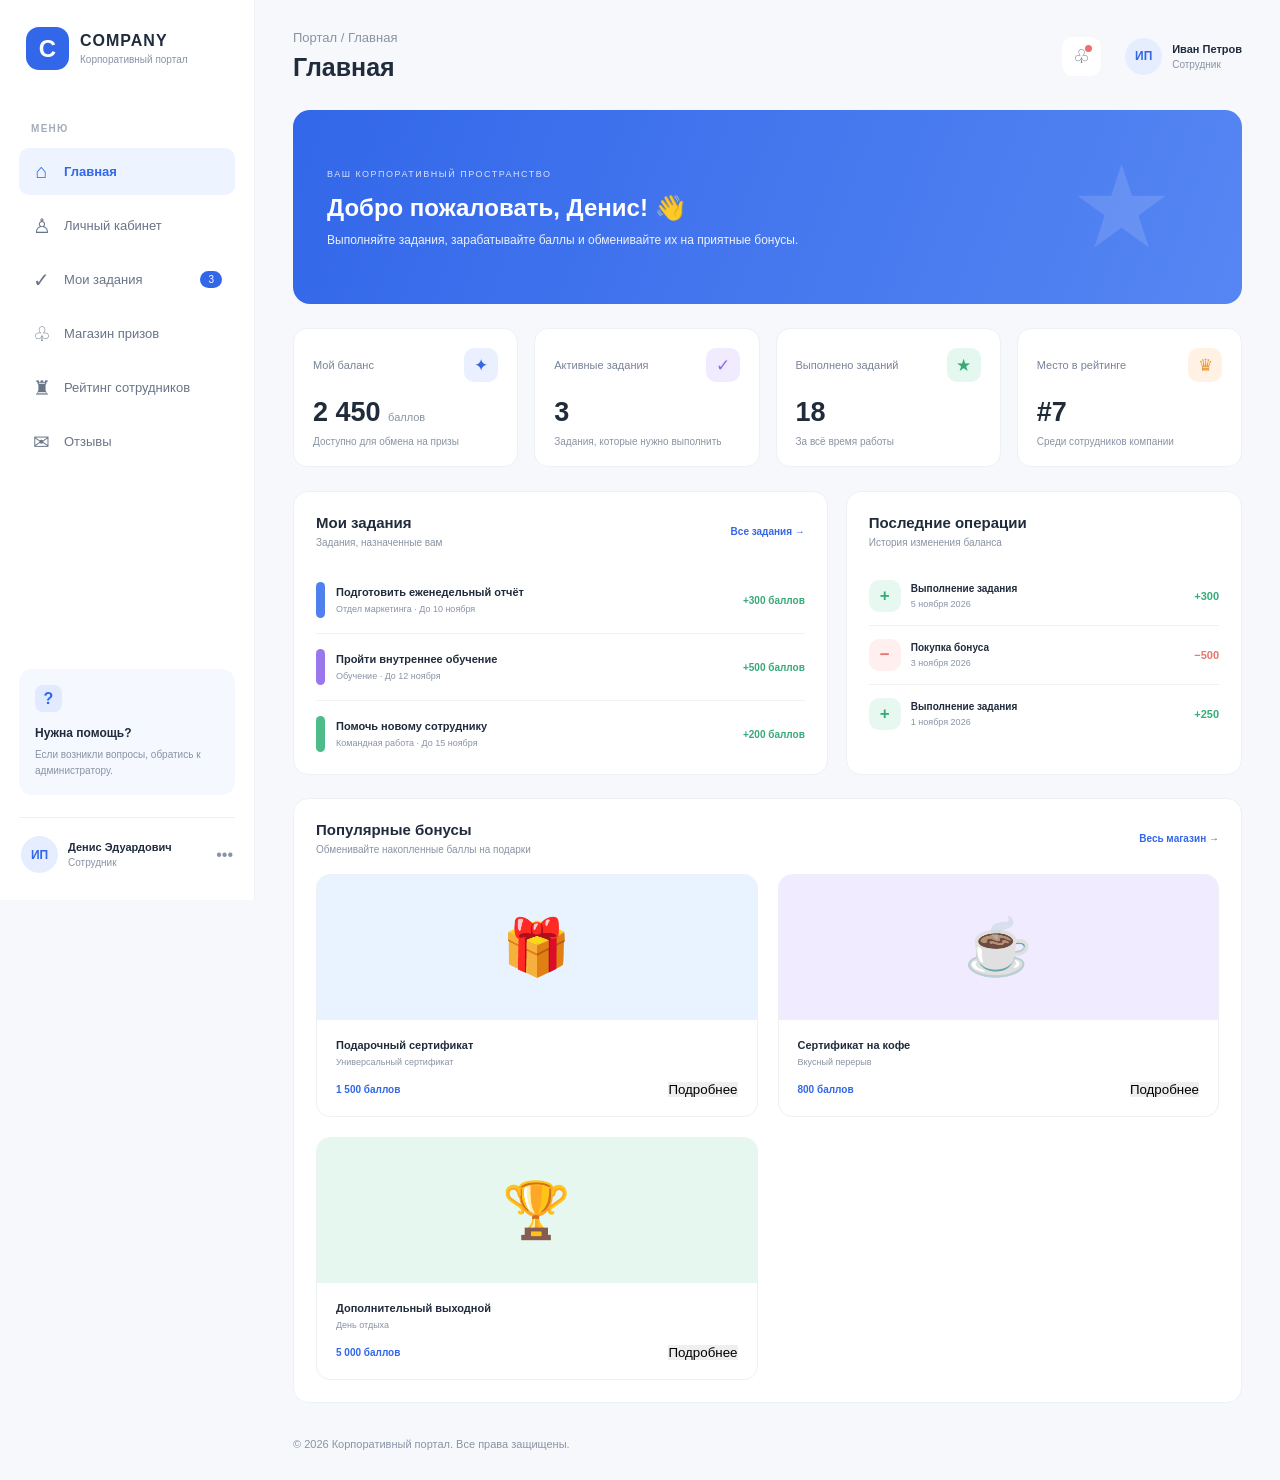
<file: index.html>
<!DOCTYPE html>
<html lang="en">
<head>
    <meta charset="UTF-8">
    <meta name="viewport" content="width=device-width, initial-scale=1.0">
    <title>Document</title>
    <link rel="stylesheet" href="style.css">
</head>
<body>
    <div class="dashboard">

    <!-- Боковое меню -->
    <aside class="sidebar">

        <div class="logo">
            <div class="logo-icon">C</div>
            <div class="logo-text">
                <strong>COMPANY</strong>
                <span>Корпоративный портал</span>
            </div>
        </div>

        <div class="menu-label">МЕНЮ</div>

        <nav class="navigation">
            <a href="#home" class="nav-link active">
                <span class="nav-icon">⌂</span>
                Главная
            </a>

            <a href="#profile" class="nav-link">
                <span class="nav-icon">♙</span>
                Личный кабинет
            </a>

            <a href="tasks.html" class="nav-link">
                <span class="nav-icon">✓</span>
                Мои задания
                <span class="nav-count">3</span>
            </a>

            <a href="rewards.html" class="nav-link">
                <span class="nav-icon">♧</span>
                Магазин призов
            </a>

            <a href="#rating" class="nav-link">
                <span class="nav-icon">♜</span>
                Рейтинг сотрудников
            </a>

            <a href="#reviews" class="nav-link">
                <span class="nav-icon">✉</span>
                Отзывы
            </a>
        </nav>

        <div class="sidebar-bottom">
            <div class="help-card">
                <div class="help-icon">?</div>
                <strong>Нужна помощь?</strong>
                <p>Если возникли вопросы, обратись к администратору.</p>
            </div>

            <div class="user-mini">
                <div class="avatar">ИП</div>
                <div class="user-mini-info">
                    <strong>Денис Эдуардович</strong>
                    <span>Сотрудник</span>
                </div>
                <span class="user-more">•••</span>
            </div>
        </div>

    </aside>

    <!-- Основная часть -->
    <main class="main-content" id="home">

        <header class="topbar">
            <div>
                <div class="breadcrumb">Портал / Главная</div>
                <h1>Главная</h1>
            </div>

            <div class="topbar-right">
                <button class="notification-button" aria-label="Уведомления">
                    ♧
                    <span class="notification-dot"></span>
                </button>

                <div class="topbar-user">
                    <div class="avatar">ИП</div>
                    <div>
                        <strong>Иван Петров</strong>
                        <span>Сотрудник</span>
                    </div>
                </div>
            </div>
        </header>

        <!-- Приветствие -->
        <section class="welcome-section">
            <div>
                <span class="welcome-label">ВАШ КОРПОРАТИВНЫЙ ПРОСТРАНСТВО</span>
                <h2>Добро пожаловать, Денис! 👋</h2>
                <p>Выполняйте задания, зарабатывайте баллы и обменивайте их на приятные бонусы.</p>
            </div>

            <div class="welcome-decoration">★</div>
        </section>

        <!-- Карточки статистики -->
        <section class="stats-grid">

            <div class="stat-card balance-card">
                <div class="stat-top">
                    <span>Мой баланс</span>
                    <div class="stat-icon blue-icon">✦</div>
                </div>
                <div class="stat-value">2 450 <span>баллов</span></div>
                <div class="stat-description">Доступно для обмена на призы</div>
            </div>

            <div class="stat-card">
                <div class="stat-top">
                    <span>Активные задания</span>
                    <div class="stat-icon purple-icon">✓</div>
                </div>
                <div class="stat-value">3</div>
                <div class="stat-description">Задания, которые нужно выполнить</div>
            </div>

            <div class="stat-card">
                <div class="stat-top">
                    <span>Выполнено заданий</span><div class="stat-icon green-icon">★</div>
                </div>
                <div class="stat-value">18</div>
                <div class="stat-description">За всё время работы</div>
            </div>

            <div class="stat-card">
                <div class="stat-top">
                    <span>Место в рейтинге</span>
                    <div class="stat-icon orange-icon">♛</div>
                </div>
                <div class="stat-value">#7</div>
                <div class="stat-description">Среди сотрудников компании</div>
            </div>

        </section>

        <!-- Основные блоки -->
        <section class="content-grid">

            <div class="panel tasks-panel" id="tasks">
                <div class="panel-header">
                    <div>
                        <h3>Мои задания</h3>
                        <p>Задания, назначенные вам</p>
                    </div>
                    <a href="#tasks" class="text-link">Все задания →</a>
                </div>

                <div class="task-item">
                    <div class="task-marker blue-marker"></div>
                    <div class="task-info">
                        <strong>Подготовить еженедельный отчёт</strong>
                        <span>Отдел маркетинга · До 10 ноября</span>
                    </div>
                    <div class="task-points">+300 баллов</div>
                </div>

                <div class="task-item">
                    <div class="task-marker purple-marker"></div>
                    <div class="task-info">
                        <strong>Пройти внутреннее обучение</strong>
                        <span>Обучение · До 12 ноября</span>
                    </div>
                    <div class="task-points">+500 баллов</div>
                </div>

                <div class="task-item">
                    <div class="task-marker green-marker"></div>
                    <div class="task-info">
                        <strong>Помочь новому сотруднику</strong>
                        <span>Командная работа · До 15 ноября</span>
                    </div>
                    <div class="task-points">+200 баллов</div>
                </div>
            </div>

            <div class="panel activity-panel">
                <div class="panel-header">
                    <div>
                        <h3>Последние операции</h3>
                        <p>История изменения баланса</p>
                    </div>
                </div>

                <div class="activity-item">
                    <div class="activity-icon positive">+</div>
                    <div class="activity-info">
                        <strong>Выполнение задания</strong>
                        <span>5 ноября 2026</span>
                    </div>
                    <div class="activity-value positive-text">+300</div>
                </div>

                <div class="activity-item">
                    <div class="activity-icon negative">−</div>
                    <div class="activity-info">
                        <strong>Покупка бонуса</strong>
                        <span>3 ноября 2026</span>
                    </div>
                    <div class="activity-value negative-text">−500</div>
                </div>

                <div class="activity-item">
                    <div class="activity-icon positive">+</div>
                    <div class="activity-info">
                        <strong>Выполнение задания</strong>
                        <span>1 ноября 2026</span>
                    </div>
                    <div class="activity-value positive-text">+250</div>
                </div>
            </div>

        </section>

        <!-- Магазин призов -->
        <section class="panel rewards-panel" id="rewards">

            <div class="panel-header">
                <div>
                    <h3>Популярные бонусы</h3>
                    <p>Обменивайте накопленные баллы на подарки</p>
                </div>
                <a href="#rewards" class="text-link">Весь магазин →</a></div>
            
            <div class="rewards-grid">

                <div class="reward-card">
                    <div class="reward-image reward-blue">🎁</div>
                    <div class="reward-info">
                        <strong>Подарочный сертификат</strong>
                        <span>Универсальный сертификат</span>
                        <div class="reward-bottom">
                            <b>1 500 баллов</b>
                            <button class="small-button">Подробнее</button>
                        </div>
                    </div>
                </div>

                <div class="reward-card">
                    <div class="reward-image reward-purple">☕</div>
                    <div class="reward-info">
                        <strong>Сертификат на кофе</strong>
                        <span>Вкусный перерыв</span>
                        <div class="reward-bottom">
                            <b>800 баллов</b>
                            <button class="small-button">Подробнее</button>
                        </div>
                    </div>
                </div>

                <div class="reward-card">
                    <div class="reward-image reward-green">🏆</div>
                    <div class="reward-info">
                        <strong>Дополнительный выходной</strong>
                        <span>День отдыха</span>
                        <div class="reward-bottom">
                            <b>5 000 баллов</b>
                            <button class="small-button">Подробнее</button>
                        </div>
                    </div>
                </div>

            </div>

        </section>

        <footer class="footer">
            © 2026 Корпоративный портал. Все права защищены.
        </footer>

    </main>

</div>
</body>
</html>
</file>
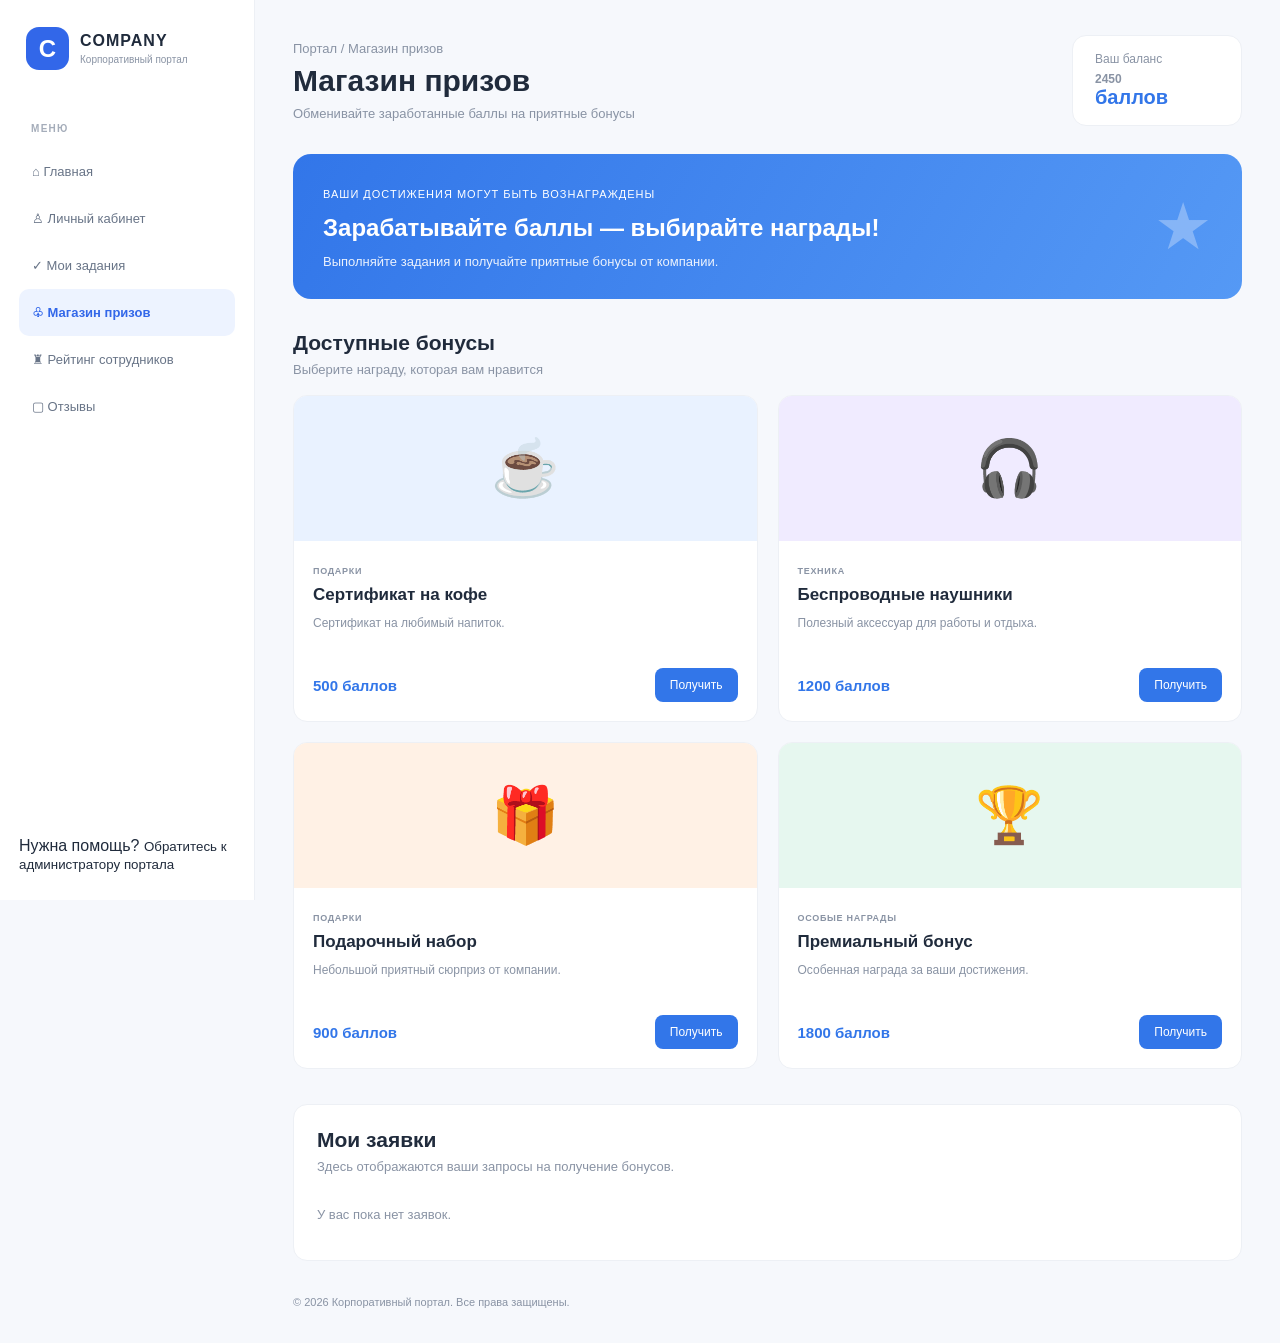
<file: rewards.html>
<!DOCTYPE html>
<html lang="en">
<head>
    <meta charset="UTF-8">
    <meta name="viewport" content="width=device-width, initial-scale=1.0">
    <title>Document</title>
    <link rel="stylesheet" href="style.css">
</head>
<body>
    <aside class="sidebar">
    <div class="logo">
        <div class="logo-icon">C</div>
        <div class="logo-text">
            <strong>COMPANY</strong>
            <span>Корпоративный портал</span>
        </div>
    </div>

    <p class="menu-label">МЕНЮ</p>

    <nav class="nav-menu">
        <a href="index.html" class="nav-link">⌂ Главная</a>
        <a href="index.html" class="nav-link">♙ Личный кабинет</a>
        <a href="tasks.html" class="nav-link">✓ Мои задания</a>
        <a href="rewards.html" class="nav-link active">♧ Магазин призов</a>
        <a href="index.html" class="nav-link">♜ Рейтинг сотрудников</a>
        <a href="index.html" class="nav-link">▢ Отзывы</a>
    </nav>

    <div class="sidebar-bottom">
        <span>Нужна помощь?</span>
        <small>Обратитесь к администратору портала</small>
    </div>
</aside>

<main class="rewards-main">

    <header class="rewards-header">
        <div>
            <p class="breadcrumb">Портал / Магазин призов</p>
            <h1>Магазин призов</h1>
            <p class="rewards-subtitle">
                Обменивайте заработанные баллы на приятные бонусы
            </p>
        </div>

        <div class="rewards-balance">
            <span>Ваш баланс</span>
            <strong><span id="points-balance">2450</span> баллов</strong>
        </div>
    </header>

    <section class="rewards-banner">
        <div>
            <span>ВАШИ ДОСТИЖЕНИЯ МОГУТ БЫТЬ ВОЗНАГРАЖДЕНЫ</span>
            <h2>Зарабатывайте баллы — выбирайте награды!</h2>
            <p>Выполняйте задания и получайте приятные бонусы от компании.</p>
        </div>
        <div class="rewards-banner-star">★</div>
    </section>

    <section class="rewards-section">
        <div class="rewards-section-heading">
            <div>
                <h2>Доступные бонусы</h2>
                <p>Выберите награду, которая вам нравится</p>
            </div>
        </div>

        <div class="rewards-grid">

            <article class="reward-card">
                <div class="reward-image reward-blue">☕️</div>
                <div class="reward-info">
                    <span class="reward-category">ПОДАРКИ</span>
                    <h3>Сертификат на кофе</h3>
                    <p>Сертификат на любимый напиток.</p>
                    <div class="reward-bottom">
                        <strong>500 баллов</strong>
                        <button class="reward-button" data-reward-id="coffee">
                            Получить
                        </button>
                    </div>
                </div>
            </article>

            <article class="reward-card">
                <div class="reward-image reward-purple">🎧</div>
                <div class="reward-info">
                    <span class="reward-category">ТЕХНИКА</span>
                    <h3>Беспроводные наушники</h3>
                    <p>Полезный аксессуар для работы и отдыха.</p>
                    <div class="reward-bottom">
                        <strong>1200 баллов</strong>
                        <button class="reward-button" data-reward-id="headphones">
                            Получить
                        </button>
                    </div>
                </div>
            </article>

            <article class="reward-card">
                <div class="reward-image reward-orange">🎁</div>
                <div class="reward-info">
                    <span class="reward-category">ПОДАРКИ</span>
                    <h3>Подарочный набор</h3>
                    <p>Небольшой приятный сюрприз от компании.</p>
                    <div class="reward-bottom">
                        <strong>900 баллов</strong>
                        <button class="reward-button" data-reward-id="gift">
                            Получить
                        </button>
                    </div>
                </div>
            </article>

            <article class="reward-card">
                <div class="reward-image reward-green">🏆</div>
                <div class="reward-info">
<span class="reward-category">ОСОБЫЕ НАГРАДЫ</span>
                    <h3>Премиальный бонус</h3>
                    <p>Особенная награда за ваши достижения.</p>
                    <div class="reward-bottom">
                        <strong>1800 баллов</strong>
                        <button class="reward-button" data-reward-id="premium">
                            Получить
                        </button>
                    </div>
                </div>
            </article>

        </div>
    </section>

    <section class="my-requests">
        <h2>Мои заявки</h2>
        <p>Здесь отображаются ваши запросы на получение бонусов.</p>
        <div id="reward-requests" class="reward-requests">
            <div class="requests-empty">У вас пока нет заявок.</div>
        </div>
    </section>

    <footer class="footer">
        © 2026 Корпоративный портал. Все права защищены.
    </footer>

</main>
<script> scr="js.life/rewards.js"</script>
</body>
</html>
</file>
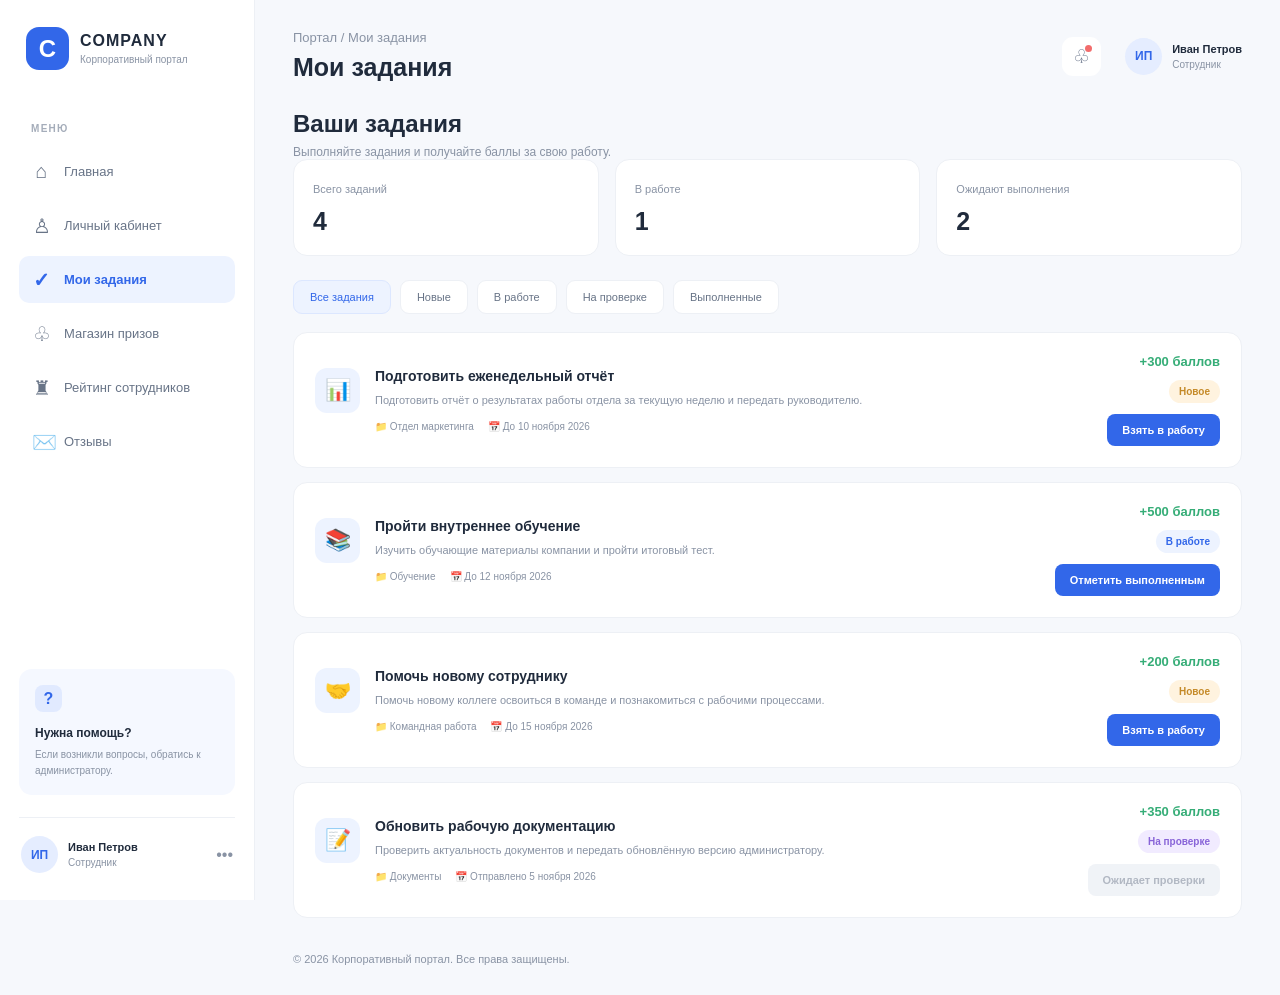
<file: tasks.html>
<!DOCTYPE html>
<html lang="ru">
<head>
    <meta charset="UTF-8">
    <meta name="viewport" content="width=device-width, initial-scale=1.0">
    <title>Document</title>
    <link rel="stylesheet" href="style.css">
</head>
<body>
    <style>
    .tasks-heading p {
        color: #8993a4;
        font-size: 12px;
        margin-top: 7px;
    }

    .task-summary {
        display: grid;
        grid-template-columns: repeat(3, 1fr);
        gap: 16px;
        margin-bottom: 24px;
    }

    .summary-card {
        background: white;
        border: 1px solid #edf0f5;
        border-radius: 14px;
        padding: 19px;
    }

    .summary-card span {
        color: #8993a4;
        font-size: 11px;
    }

    .summary-card strong {
        display: block;
        font-size: 25px;
        margin-top: 10px;
    }

    .task-filters {
        display: flex;
        flex-wrap: wrap;
        gap: 9px;
        margin-bottom: 18px;
    }

    .filter-button {
        padding: 10px 16px;
        border-radius: 9px;
        background: white;
        color: #687487;
        border: 1px solid #edf0f5;
        font-size: 11px;
    }

    .filter-button.active,
    .filter-button:hover {
        background: #edf3ff;
        color: #3267e9;
        border-color: #dce7ff;
    }

    .tasks-list {
        display: grid;
        gap: 14px;
    }

    .task-card {
        background: white;
        border: 1px solid #edf0f5;
        border-radius: 14px;
        padding: 21px;
        display: flex;
        justify-content: space-between;
        align-items: center;
        gap: 20px;
    }

    .task-card-main {
        display: flex;
        gap: 15px;
        min-width: 0;
    }

    .task-card-icon {
        width: 45px;
        height: 45px;
        border-radius: 12px;
        background: #edf3ff;
        color: #3267e9;
        display: flex;
        align-items: center;
        justify-content: center;
        font-size: 21px;
        flex-shrink: 0;
    }

    .task-card h3 {
        font-size: 14px;
        margin-bottom: 8px;
    }

    .task-description {
        font-size: 11px;
        color: #8993a4;
        line-height: 1.6;
        max-width: 560px;
    }

    .task-meta {
        display: flex;
        flex-wrap: wrap;
        gap: 14px;
        margin-top: 12px;
        color: #8993a4;
        font-size: 10px;
    }

    .task-card-side {
        display: flex;
        flex-direction: column;
        align-items: flex-end;
        gap: 11px;
        flex-shrink: 0;
    }

    .task-reward {
        color: #36ad77;
        font-size: 13px;
        font-weight: bold;
    }

    .task-status {
        padding: 6px 10px;
        border-radius: 20px;
        font-size: 10px;
        font-weight: bold;
        background: #fff3df;
        color: #c58a28;
    }

    .status-progress {
        background: #edf3ff;
        color: #3267e9;
    }

    .status-review {
        background: #f1ebff;
        color: #8864d8;
    }

    .status-done {
        background: #e6f8ef;
        color: #36ad77;
    }

    .task-action {
        background: #3267e9;
        color: white;
        border-radius: 8px;
        padding: 10px 15px;
        font-size: 11px;
        font-weight: bold;
    }

    .task-action:hover {
        background: #2454c9;
    }

    .task-action:disabled {
        background: #e9edf4;
        color: #8993a4;
        cursor: default;
    }

    .empty-tasks {
        display: none;
        background: white;
        border: 1px solid #edf0f5;
        border-radius: 14px;
        padding: 35px;
        text-align: center;
        color: #8993a4;
        font-size: 13px;
    }

    @media (max-width: 800px) {
        .task-card {
            align-items: flex-start;
            flex-direction: column;
        }

        .task-card-side {
            align-items: flex-start;
            flex-direction: row;
            flex-wrap: wrap;
        }
    }

    @media (max-width: 600px) {
        .task-summary {
            grid-template-columns: 1fr;
        }

        .tasks-heading {
            align-items: flex-start;
            flex-direction: column;
        }
    }
</style>
<aside class="sidebar">
    <div class="logo">
        <div class="logo-icon">C</div>
        <div class="logo-text">
            <strong>COMPANY</strong>
<span>Корпоративный портал</span>
        </div>
    </div>

    <div class="menu-label">МЕНЮ</div>

    <nav class="navigation">
        <a href="index.html" class="nav-link">
            <span class="nav-icon">⌂</span>
            Главная
        </a>

        <a href="#" class="nav-link">
            <span class="nav-icon">♙</span>
            Личный кабинет
        </a>

        <a href="tasks.html" class="nav-link active">
            <span class="nav-icon">✓</span>
            Мои задания
        </a>

        <a href="#" class="nav-link">
            <span class="nav-icon">♧</span>
            Магазин призов
        </a>

        <a href="#" class="nav-link">
            <span class="nav-icon">♜</span>
            Рейтинг сотрудников
        </a>

        <a href="#" class="nav-link">
            <span class="nav-icon">✉️</span>
            Отзывы
        </a>
    </nav>

    <div class="sidebar-bottom">
        <div class="help-card">
            <div class="help-icon">?</div>
            <strong>Нужна помощь?</strong>
            <p>Если возникли вопросы, обратись к администратору.</p>
        </div>

        <div class="user-mini">
            <div class="avatar">ИП</div>
            <div class="user-mini-info">
                <strong>Иван Петров</strong>
                <span>Сотрудник</span>
            </div>
            <span class="user-more">•••</span>
        </div>
    </div>
</aside>

<main class="main-content">

    <header class="topbar">
        <div>
            <div class="breadcrumb">Портал / Мои задания</div>
            <h1>Мои задания</h1>
        </div>

        <div class="topbar-right">
            <button class="notification-button" aria-label="Уведомления">
                ♧
                <span class="notification-dot"></span>
            </button>

            <div class="topbar-user">
                <div class="avatar">ИП</div>
                <div>
                    <strong>Иван Петров</strong>
                    <span>Сотрудник</span>
                </div>
            </div>
        </div>
    </header>

    <section class="tasks-heading">
        <div>
            <h2>Ваши задания</h2>
            <p>Выполняйте задания и получайте баллы за свою работу.</p>
        </div>
    </section>

    <section class="task-summary">
        <div class="summary-card">
            <span>Всего заданий</span>
            <strong id="total-count">4</strong>
        </div>

        <div class="summary-card">
            <span>В работе</span>
            <strong id="progress-count">1</strong>
        </div>

        <div class="summary-card">
            <span>Ожидают выполнения</span>
            <strong id="new-count">2</strong>
        </div>
    </section>

    <div class="task-filters">
        <button class="filter-button active" data-filter="all">Все задания</button>
        <button class="filter-button" data-filter="new">Новые</button>
        <button class="filter-button" data-filter="progress">В работе</button>
        <button class="filter-button" data-filter="review">На проверке</button>
        <button class="filter-button" data-filter="done">Выполненные</button>
    </div>

    <section class="tasks-list" id="tasks-list">

        <article class="task-card" data-status="new">
            <div class="task-card-main">
                <div class="task-card-icon">📊</div>
                <div>
                    <h3>Подготовить еженедельный отчёт</h3>
                    <p class="task-description">
                        Подготовить отчёт о результатах работы отдела
                        за текущую неделю и передать руководителю.
                    </p>
                    <div class="task-meta">
                        <span>📁 Отдел маркетинга</span>
                        <span>📅 До 10 ноября 2026</span>
                    </div>
                </div>
            </div>
            <div class="task-card-side">
                <span class="task-reward">+300 баллов</span>
                <span class="task-status">Новое</span>
<button class="task-action start-task">Взять в работу</button>
            </div>
        </article>

        <article class="task-card" data-status="progress">
            <div class="task-card-main">
                <div class="task-card-icon">📚</div>
                <div>
                    <h3>Пройти внутреннее обучение</h3>
                    <p class="task-description">
                        Изучить обучающие материалы компании и
                        пройти итоговый тест.
                    </p>
                    <div class="task-meta">
                        <span>📁 Обучение</span>
                        <span>📅 До 12 ноября 2026</span>
                    </div>
                </div>
            </div>
            <div class="task-card-side">
                <span class="task-reward">+500 баллов</span>
                <span class="task-status status-progress">В работе</span>
                <button class="task-action complete-task">Отметить выполненным</button>
            </div>
        </article>

        <article class="task-card" data-status="new">
            <div class="task-card-main">
                <div class="task-card-icon">🤝</div>
                <div>
                    <h3>Помочь новому сотруднику</h3>
                    <p class="task-description">
                        Помочь новому коллеге освоиться в команде
                        и познакомиться с рабочими процессами.
                    </p>
                    <div class="task-meta">
                        <span>📁 Командная работа</span>
                        <span>📅 До 15 ноября 2026</span>
                    </div>
                </div>
            </div>
            <div class="task-card-side">
                <span class="task-reward">+200 баллов</span>
                <span class="task-status">Новое</span>
                <button class="task-action start-task">Взять в работу</button>
            </div>
        </article>

        <article class="task-card" data-status="review">
            <div class="task-card-main">
                <div class="task-card-icon">📝</div>
                <div>
                    <h3>Обновить рабочую документацию</h3>
                    <p class="task-description">
                        Проверить актуальность документов и передать
                        обновлённую версию администратору.
                    </p>
                    <div class="task-meta">
                        <span>📁 Документы</span>
                        <span>📅 Отправлено 5 ноября 2026</span>
                    </div>
                </div>
            </div>
            <div class="task-card-side">
                <span class="task-reward">+350 баллов</span>
                <span class="task-status status-review">На проверке</span>
                <button class="task-action" disabled>Ожидает проверки</button>
            </div>
        </article>

    </section>

    <div class="empty-tasks" id="empty-tasks">
        В этой категории пока нет заданий.
    </div>

    <footer class="footer">
        © 2026 Корпоративный портал. Все права защищены.
    </footer>

</main>
<script>
    const taskCards = document.querySelectorAll(".task-card");
    const filterButtons = document.querySelectorAll(".filter-button");

    function updateCounts() {
        const cards = [...taskCards];

        document.getElementById("total-count").textContent = cards.length;

        document.getElementById("progress-count").textContent =
            cards.filter(card => card.dataset.status === "progress").length;

        document.getElementById("new-count").textContent =
            cards.filter(card => card.dataset.status === "new").length;
    }

    function updateTaskStatus(card, status) {
        const statusElement = card.querySelector(".task-status");
        const actionButton = card.querySelector(".task-action");

        card.dataset.status = status;

        if (status === "progress") {
            statusElement.textContent = "В работе";
            statusElement.className = "task-status status-progress";

            actionButton.textContent = "Отправить на проверку";
            actionButton.className = "task-action complete-task";
            actionButton.disabled = false;
        }

        if (status === "review") {
            statusElement.textContent = "На проверке";
            statusElement.className = "task-status status-review";

            actionButton.textContent = "Ожидает проверки";
            actionButton.className = "task-action";
            actionButton.disabled = true;
        }

        updateCounts();
    }

    taskCards.forEach(card => {
        card.addEventListener("click", event => {
            if (event.target.classList.contains("start-task")) {
                updateTaskStatus(card, "progress");
            } 
            else if (event.target.classList.contains("complete-task")) {
                updateTaskStatus(card, "review");
            }
        });
    });

    filterButtons.forEach(button => {
        button.addEventListener("click", () => {
            filterButtons.forEach(item => item.classList.remove("active"));
            button.classList.add("active");

            const filter = button.dataset.filter;
            let visibleCount = 0;

            taskCards.forEach(card => {
                const visible =
                    filter === "all" || card.dataset.status === filter;

                card.style.display = visible ? "flex" : "none";

                if (visible) visibleCount++;
            });

            document.getElementById("empty-tasks").style.display =
                visibleCount === 0 ? "block" : "none";
        });
    });

    updateCounts();
</script>
<script> src="js/tasks.js"</script>
</body>
</html>
</file>
<file: style.css>
* {
    margin: 0;
    padding: 0;
    box-sizing: border-box;
}
:root { --primary: #3267e9; --primary-light: #edf3ff; --background: #f6f8fc; --white: #ffffff; --text: #202b3c; --muted: #8993a4; --border: #edf0f5; }
body { font-family: Arial, Helvetica, sans-serif; background: var(--background); color: var(--text); }
a { text-decoration: none; color: inherit; }
button { font-family: inherit; cursor: pointer; border: none; }
/* ОБЩАЯ СТРУКТУРА */
.dashboard { min-height: 100vh; }
.sidebar { position: fixed; left: 0; top: 0; width: 255px; height: 100vh; background: var(--white); border-right: 1px solid var(--border); padding: 27px 19px; display: flex; flex-direction: column; z-index: 10; }
.main-content { margin-left: 255px; padding: 30px 38px; min-height: 100vh; max-width: 1700px; }
/* ЛОГОТИП */
.logo { display: flex; align-items: center; gap: 11px; padding: 0 7px; margin-bottom: 53px; }
.logo-icon { width: 43px; height: 43px; border-radius: 13px; background: var(--primary); color: white; display: flex; align-items: center; justify-content: center; font-size: 24px; font-weight: bold; }
.logo-text { display: flex; flex-direction: column; gap: 4px; }
.logo-text strong { font-size: 16px; letter-spacing: 1px; }
.logo-text span { color: var(--muted); font-size: 10px; }
/* МЕНЮ */
.menu-label { color: #a5adba; font-size: 10px; font-weight: bold; letter-spacing: 1.3px; padding: 0 12px; margin-bottom: 14px; }
.navigation { display: flex; flex-direction: column; gap: 7px; }
.nav-link { height: 47px; display: flex; align-items: center; gap: 13px; padding: 0 13px; border-radius: 10px; color: #687487; font-size: 13px; font-weight: 500; transition: 0.2s; }
.nav-link:hover { background: #f4f7fc; color: var(--primary); }
.nav-link.active { background: var(--primary-light); color: var(--primary); font-weight: bold; }
.nav-icon { width: 19px; font-size: 20px; text-align: center; }
.nav-count { margin-left: auto; background: var(--primary); color: white; border-radius: 20px; padding: 3px 8px; font-size: 10px; }
/* НИЖНЯЯ ЧАСТЬ МЕНЮ */
.sidebar-bottom { margin-top: auto; }
.help-card { background: #f5f8ff; border-radius: 13px; padding: 16px; margin-bottom: 22px; }
.help-icon { width: 27px; height: 27px; border-radius: 8px; background: #e1eaff; color: var(--primary); display: flex; align-items: center; justify-content: center; font-weight: bold; margin-bottom: 11px; }
.help-card strong { font-size: 12px; }
.help-card p { color: var(--muted); font-size: 10px; line-height: 1.6; margin-top: 6px; }
.user-mini { border-top: 1px solid var(--border); padding: 18px 2px 0; display: flex; align-items: center; gap: 10px; }
.avatar { width: 37px; height: 37px; border-radius: 50%; background: #e5edff; color: var(--primary); display: flex; align-items: center; justify-content: center; font-size: 12px; font-weight: bold; flex-shrink: 0; }
.user-mini-info, .topbar-user > div:last-child { display: flex; flex-direction: column; gap: 4px; }
.user-mini-info strong, .topbar-user strong { font-size: 11px; }
.user-mini-info span, .topbar-user span { font-size: 10px; color: var(--muted); }
.user-more { margin-left: auto; color: var(--muted); }
/* ВЕРХНЯЯ ПАНЕЛЬ */
.topbar { display: flex; align-items: center; justify-content: space-between; margin-bottom: 28px; }
.breadcrumb { color: var(--muted); font-size: 11px; margin-bottom: 8px; }
.topbar h1 { font-size: 25px; }
.topbar-right { display: flex; align-items: center; gap: 24px; }
.notification-button { width: 39px; height: 39px; border-radius: 11px; background: white; color: #647087; font-size: 19px; position: relative; }
.notification-dot { position: absolute; right: 9px; top: 8px; width: 7px; height: 7px; border-radius: 50%; background: #f26c6c; }
.topbar-user { display: flex; align-items: center; gap: 10px; }
/* ПРИВЕТСТВИЕ */
.welcome-section { min-height: 175px; border-radius: 17px; padding: 30px 34px; background: linear-gradient(110deg, #3267e9, #5686f3); color: white; display: flex; align-items: center; justify-content: space-between; overflow: hidden; position: relative; margin-bottom: 24px; }
.welcome-label { font-size: 9px; letter-spacing: 1.5px; opacity: 0.8; }
.welcome-section h2 { font-size: 24px; margin: 13px 0 9px; }
.welcome-section p { font-size: 12px; line-height: 1.6; opacity: 0.9; max-width: 510px; }
.welcome-decoration { font-size: 115px; color: rgba(255, 255, 255, 0.13); padding-right: 35px; }
/* КАРТОЧКИ СТАТИСТИКИ */
.stats-grid { display: grid; grid-template-columns: repeat(4, 1fr); gap: 16px; margin-bottom: 24px; }
.stat-card { background: white; border: 1px solid var(--border); border-radius: 14px; padding: 19px; min-width: 0; }
.stat-top { display: flex; justify-content: space-between; align-items: center; color: #788397; font-size: 11px; gap: 5px; }
.stat-icon { width: 34px; height: 34px; border-radius: 10px; display: flex; align-items: center; justify-content: center; font-size: 17px; flex-shrink: 0; }
.blue-icon { background: #eaf0ff; color: #3267e9; }
.purple-icon { background: #f0ebff; color: #9069e9; }
.green-icon { background: #e5f8ef; color: #39aa75; }
.orange-icon { background: #fff2e4; color: #e99b42; }
.stat-value { font-size: 27px; font-weight: bold; margin-top: 15px; }
.stat-value span { font-size: 11px; color: var(--muted); font-weight: normal; }
.stat-description { font-size: 10px; color: var(--muted); margin-top: 8px; }
/* ОСНОВНЫЕ БЛОКИ */
.content-grid { display: grid; grid-template-columns: 1.35fr 1fr; gap: 18px; margin-bottom: 23px; }
.panel { background: white; border: 1px solid var(--border); border-radius: 15px; padding: 22px; min-width: 0; }
.panel-header { display: flex; align-items: center; justify-content: space-between; gap: 12px; margin-bottom: 19px; }
.panel-header h3 { font-size: 15px; margin-bottom: 6px; }
.panel-header p { font-size: 10px; color: var(--muted); }
.text-link { font-size: 10px; font-weight: bold; color: var(--primary); white-space: nowrap; }
/* ЗАДАНИЯ */
.task-item { display: flex; align-items: center; gap: 11px; padding: 15px 0; border-bottom: 1px solid #f0f2f6; }
.task-item:last-child { border-bottom: none; padding-bottom: 0; }
.task-marker { width: 9px; height: 36px; border-radius: 10px; flex-shrink: 0; }
.blue-marker { background: #4e80ee; }
.purple-marker { background: #9a78ec; }
.green-marker { background: #4dbb8a; }
.task-info { display: flex; flex-direction: column; gap: 6px; min-width: 0; }
.task-info strong { font-size: 11px; }
.task-info span { font-size: 9px; color: var(--muted); }
.task-points { margin-left: auto; color: #38a979; font-size: 10px; font-weight: bold; white-space: nowrap; }
/* ИСТОРИЯ ОПЕРАЦИЙ */
.activity-item { display: flex; align-items: center; gap: 10px; padding: 13px 0; border-bottom: 1px solid #f0f2f6; }
.activity-item:last-child { border-bottom: none; padding-bottom: 0; }
.activity-icon { width: 32px; height: 32px; border-radius: 10px; display: flex; align-items: center; justify-content: center; font-size: 17px; font-weight: bold; flex-shrink: 0; }
.positive { background: #e6f8ef; color: #36ad77; }
.negative { background: #fff0ef; color: #e77770; }
.activity-info { display: flex; flex-direction: column; gap: 5px; min-width: 0; }
.activity-info strong { font-size: 10px; }
.activity-info span { color: var(--muted); font-size: 9px; }
.activity-value { margin-left: auto; font-size: 11px; font-weight: bold; }
.positive-text { color: #36ad77; }
.negative-text { color: #e77770; }
/* МАГАЗИН ПРИЗОВ */
.rewards-panel { margin-bottom: 24px; }
.rewards-grid { display: grid; grid-template-columns: repeat(3, 1fr); gap: 15px; }
.reward-card { border: 1px solid var(--border); border-radius: 12px; overflow: hidden; }
.reward-image { height: 115px; display: flex; align-items: center; justify-content: center; font-size: 43px; }
.reward-blue { background: #edf3ff; }
.reward-purple { background: #f2edff; }
.reward-green { background: #e9f8f0; }
.reward-info { padding: 13px; }
.reward-info > strong { font-size: 11px; display: block; }
.reward-info > span { color: var(--muted); font-size: 9px; display: block; margin-top: 6px; }
.reward-bottom { display: flex; justify-content: space-between; align-items: center; gap: 7px; margin-top: 15px; }
.reward-bottom b { color: var(--primary); font-size: 10px; }
body {
    background: #f6f8fc;
    color: #202b3c;
    font-family: Arial, sans-serif;
}

.sidebar {
    background: #ffffff;
}

.main-content {
    background: #f6f8fc;
}
/* Фильтры заданий */
.task-filters {
    display: flex;
    flex-wrap: wrap;
    gap: 10px;
    margin-bottom: 20px;
}

.task-filter {
    padding: 10px 17px;
    border: 1px solid #e1e7ef;
    border-radius: 9px;
    background: #ffffff;
    color: #64748b;
    font-size: 13px;
    cursor: pointer;
    transition: 0.2s;
}

.task-filter:hover {
    background: #eff6ff;
    color: #3276e9;
}

.task-filter.active {
    background: #3276e9;
    color: #ffffff;
    border-color: #3276e9;
}

.task-action:disabled {
    opacity: 0.65;
    cursor: not-allowed;
}
/* ========================= МАГАЗИН ПРИЗОВ ========================= */
.rewards-layout { display: flex; min-height: 100vh; background: #f6f8fc; }
.rewards-main { flex: 1; min-width: 0; margin-left: 255px; padding: 35px 38px; }
.rewards-header { display: flex; justify-content: space-between; align-items: center; gap: 20px; margin-bottom: 28px; }
.rewards-header h1 { margin: 8px 0; color: #202b3c; font-size: 30px; }
.breadcrumb, .rewards-subtitle { color: #8993a4; font-size: 13px; }
.rewards-balance { background: white; border: 1px solid #edf0f5; border-radius: 14px; padding: 16px 22px; min-width: 170px; }
.rewards-balance span { display: block; color: #8993a4; font-size: 12px; }
.rewards-balance strong { display: block; margin-top: 6px; color: #3276e9; font-size: 20px; }
.rewards-banner { display: flex; justify-content: space-between; align-items: center; gap: 20px; padding: 30px; margin-bottom: 32px; border-radius: 18px; color: white; background: linear-gradient(120deg, #3276e9, #5599f5); }
.rewards-banner span { font-size: 11px; letter-spacing: 1px; }
.rewards-banner h2 { margin: 12px 0; font-size: 24px; }
.rewards-banner p { margin: 0; font-size: 13px; opacity: 0.9; }
.rewards-banner-star { font-size: 65px; opacity: 0.3; }
.rewards-section-heading { margin-bottom: 18px; }
.rewards-section-heading h2, .my-requests h2 { margin: 0 0 7px; color: #202b3c; font-size: 21px; }
.rewards-section-heading p, .my-requests > p { margin: 0; color: #8993a4; font-size: 13px; }
.rewards-grid { display: grid; grid-template-columns: repeat(2, minmax(0, 1fr)); gap: 20px; }
.reward-card { overflow: hidden; background: white; border: 1px solid #edf0f5; border-radius: 14px; transition: transform 0.2s, box-shadow 0.2s; }
.reward-card:hover { transform: translateY(-3px); box-shadow: 0 8px 24px rgba(30, 60, 100, 0.08); }
.reward-image { display: flex; align-items: center; justify-content: center; height: 145px; font-size: 55px; }
.reward-blue { background: #e9f2ff; }
.reward-purple { background: #f0ebff; }
.reward-orange { background: #fff1e5; }
.reward-green { background: #e6f7ef; }
.reward-info { padding: 19px; }
.reward-category { color: #3276e9; font-size: 10px; font-weight: bold; letter-spacing: 0.7px; }
.reward-info h3 { margin: 9px 0; color: #202b3c; font-size: 17px; }
.reward-info p { min-height: 36px; margin: 0 0 18px; color: #8993a4; font-size: 12px; line-height: 1.5; }
.reward-bottom { display: flex; justify-content: space-between; align-items: center; gap: 10px; }
.reward-bottom strong { color: #3276e9; font-size: 15px; }
.reward-button { padding: 10px 15px; border: none; border-radius: 8px; background: #3276e9; color: white; font-size: 12px; cursor: pointer; }
.reward-button:hover { background: #2462ca; }
.reward-button:disabled { background: #aab6c8; cursor: not-allowed; }
.my-requests { margin-top: 35px; padding: 23px; background: white; border: 1px solid #edf0f5; border-radius: 14px; }
.reward-requests { margin-top: 18px; }
.request-item { display: flex; justify-content: space-between; align-items: center; gap: 12px; padding: 15px 0; border-top: 1px solid #edf0f5; }
.request-item strong { color: #202b3c; font-size: 14px; }
.request-item small { display: block; margin-top: 5px; color: #8993a4; }
.request-status { padding: 7px 11px; border-radius: 20px; background: #fff4dc; color: #a87512; font-size: 11px; white-space: nowrap; }
.requests-empty { padding: 15px 0; color: #8993a4; font-size: 13px; }
.footer { margin-top: 35px; color: #8993a4; font-size: 11px; }
@media (max-width: 900px) { .rewards-main { padding: 25px 20px; }
.rewards-grid {
    grid-template-columns: 1fr;
}
}
@media (max-width: 600px) { .rewards-main { margin-left: 0; padding: 20px 14px; }
.rewards-header {
    align-items: flex-start;
    flex-direction: column;
}

.rewards-banner {
    padding: 22px;
}

.rewards-banner h2 {
    font-size: 20px;
}
}
</file>
